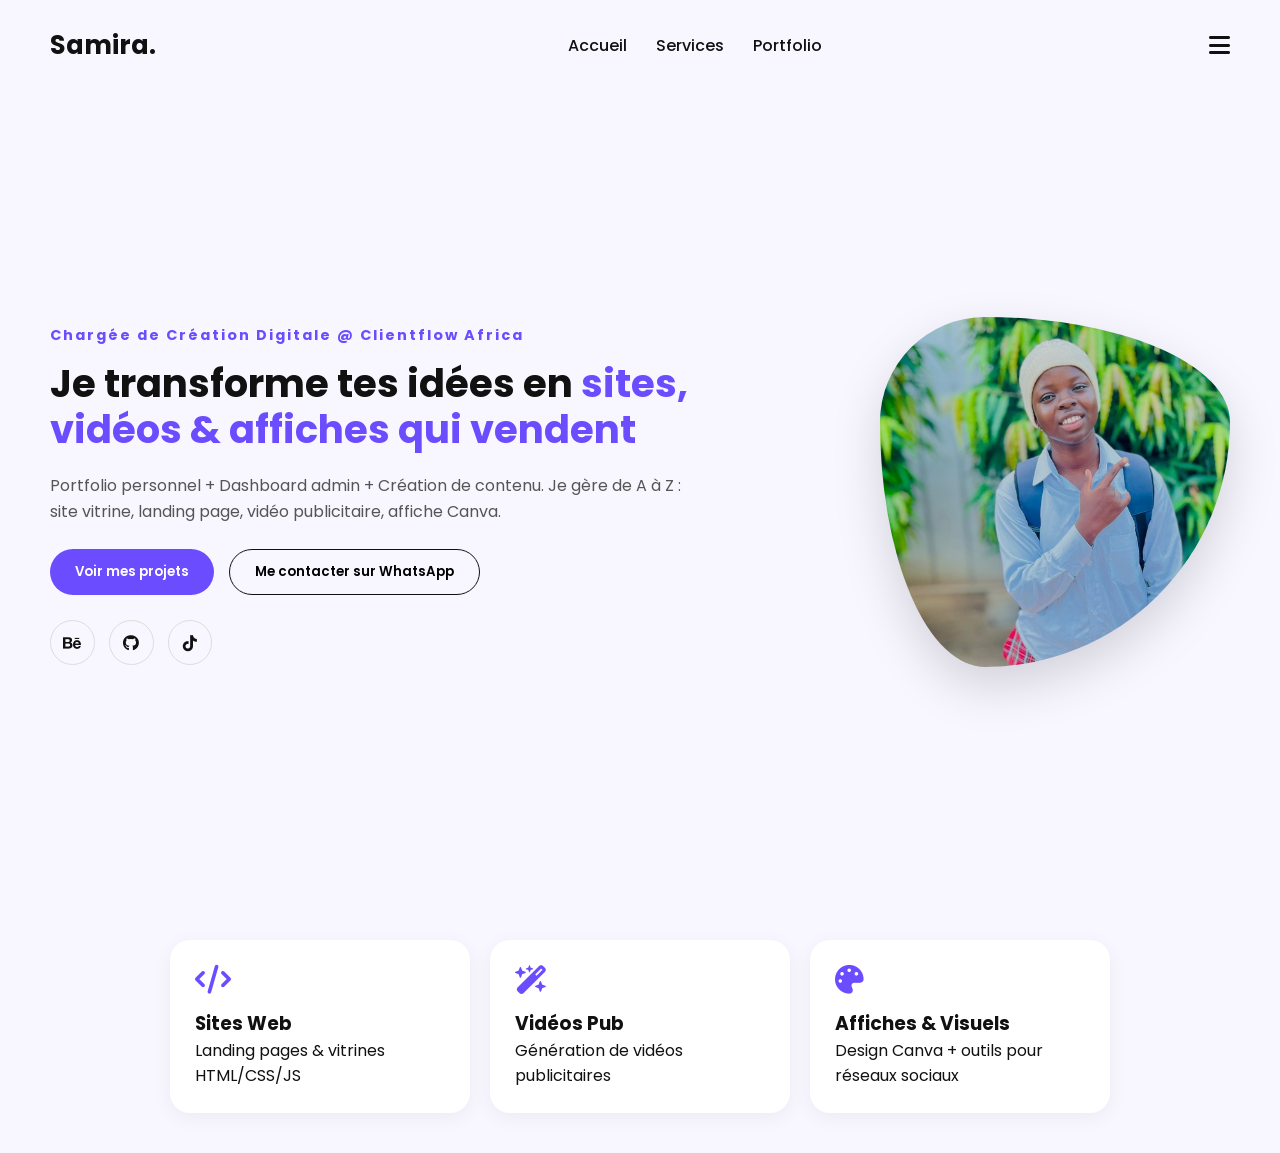
<file: index.html>
<!DOCTYPE html>
<html lang="fr">
<head>
    <meta charset="UTF-8">
    <meta name="viewport" content="width=device-width, initial-scale=1.0">
    <title>Phénix - Création Digitale & IA</title>
    <link rel="stylesheet" href="style.css">
    <link rel="stylesheet" href="https://cdnjs.cloudflare.com/ajax/libs/font-awesome/6.5.1/css/all.min.css">
</head>
<body>
    <nav>
        <div class="logo">Samira.</div>
        <div class="links">
            <a href="#home">Accueil</a>
            <a href="#work">Services</a>
            <a href="#projects">Portfolio</a>
        </div>
        <i class="fa-solid fa-bars hamburg" onclick="hamburg()"></i>
        <div class="dropdown">
            <a href="#home">Accueil</a>
            <a href="#work">Services</a>
            <a href="#projects">Portfolio</a>
            <i class="fa-solid fa-xmark cancel" onclick="cancel()"></i>
        </div>
    </nav>

    <section id="home" class="hero">
        <div class="hero-text">
            <h4>Chargée de Création Digitale @ Clientflow Africa</h4>
            <h1>Je transforme tes idées en <span>sites, vidéos & affiches qui vendent</span></h1>
            <p>Portfolio personnel + Dashboard admin + Création de contenu. Je gère de A à Z : site vitrine, landing page, vidéo publicitaire, affiche Canva.</p>
            <div class="btns">
                <button class="primary">Voir mes projets</button>
                <button class="secondary">Me contacter sur WhatsApp</button>
            </div>
            <div class="social-links">
                <i class="fa-brands fa-behance"></i>
                <i class="fa-brands fa-github"></i>
                <i class="fa-brands fa-tiktok"></i>
            </div>
        </div>
        <div class="hero-img">
            <img src="mirat.jpg" alt="">
        </div>
    </section>

    <section id="work" class="services">
        <div class="service"><i class="fa-solid fa-code"></i><h3>Sites Web</h3><p>Landing pages & vitrines HTML/CSS/JS</p></div>
        <div class="service"><i class="fa-solid fa-wand-magic-sparkles"></i><h3>Vidéos Pub </h3><p>Génération de vidéos publicitaires </p></div>
        <div class="service"><i class="fa-solid fa-palette"></i><h3>Affiches & Visuels</h3><p>Design Canva + outils pour réseaux sociaux</p></div>
    </section>
    <script>
        function hamburg(){
            document.querySelector(".dropdown").style.transform = "translateY(0%)"
        }
        function cancel(){
            document.querySelector(".dropdown").style.transform = "translateY(-100%)"
        }
    </script>
</body>
</html>
</file>
<file: style.css>
@import url('https://fonts.googleapis.com/css2?family=Poppins:wght@300;500;700&display=swap');

*{
    margin:0;
    padding:0;
    box-sizing:border-box;
    font-family:'Poppins',sans-serif;
}

body{
    background:#f8f7ff;
    color:#111;
    overflow-x:hidden;
}

nav{
    height:10vh;
    display:flex;
    justify-content:space-between;
    align-items:center;
    padding:0 50px;
}

.logo{
    font-size:1.6rem;
    font-weight:700;
}

.links a{
    text-decoration:none;
    color:#111;
    margin-left:25px;
    font-weight:500;
    transition:0.3s;
}

.links a:hover{
    color:#6c4cff;
}

.hamburg,.cancel{
    display:none;
    font-size:1.5rem;
    cursor:pointer;
}

.dropdown{
    position:absolute;
    top:0;
    left:0;
    background:white;
    width:100%;
    height:100vh;
    display:flex;
    flex-direction:column;
    justify-content:center;
    align-items:center;
    gap:30px;
    transform:translateY(-100%);
    transition:0.4s ease;
    z-index:100;
}

.dropdown a{
    text-decoration:none;
    color:#111;
    font-size:1.5rem;
}

/* HERO */
.hero{
    display:flex;
    justify-content:space-between;
    align-items:center;
    padding:50px;
    min-height:90vh;
}

.hero-text{
    width:55%;
}

.hero-text h4{
    color:#6c4cff;
    letter-spacing:2px;
    font-size:0.9rem;
    margin-bottom:15px;
}

.hero-text h1{
    font-size: clamp(1.8rem, 3vw, 3rem);
    line-height:1.2;
}

.hero-text h1 span{
    color:#6c4cff;
}

.hero-text p{
    margin:20px 0;
    color:#555;
    font-size:1rem;
    line-height:1.6;
}

.btns{
    display:flex;
    gap:15px;
    margin:25px 0;
}

.primary{
    background:#6c4cff;
    color:white;
    border:none;
    padding:12px 25px;
    border-radius:30px;
    font-weight:600;
    cursor:pointer;
    transition:0.3s;
}

.secondary{
    background:transparent;
    border:1.5px solid #111;
    padding:12px 25px;
    border-radius:30px;
    font-weight:600;
    cursor:pointer;
    transition:0.3s;
}

.primary:hover{
    scale:1.05;
    box-shadow:0 10px 30px rgba(108,76,255,0.4);
}

.social-links i{
    width:2.8rem;
    height:2.8rem;
    border:1px solid #ddd;
    border-radius:50%;
    display:inline-flex;
    justify-content:center;
    align-items:center;
    margin-right:10px;
    cursor:pointer;
    transition:0.3s;
}

.social-links i:hover{
    background:#111;
    color:white;
    scale:1.1;
}

.hero-img img{
    width:350px;
    height:350px;
    object-fit:cover;
    border-radius:30% 70% 70% 30% / 30% 30% 70% 70%;
    box-shadow:0 20px 50px rgba(0,0,0,0.15);
}

/* SERVICES */
.services{
    display:flex;
    justify-content:center;
    gap:20px;
    padding:40px 50px;
    flex-wrap:wrap;
}

.service{
    background:white;
    padding:25px;
    border-radius:20px;
    width:300px;
    box-shadow:0 5px 20px rgba(0,0,0,0.05);
    transition:0.3s;
}

.service i{
    font-size:1.8rem;
    color:#6c4cff;
    margin-bottom:15px;
}

.service:hover{
    transform:translateY(-10px);
}

@media (max-width:884px){
    nav .links{display:none}
    .hamburg,.cancel{display:block}
    .hero{
        flex-direction:column-reverse;
        text-align:center;
        padding:20px;
    }
    .hero-text{width:90%}
    .btns{justify-content:center}
    .hero-img img{width:280px;height:280px;margin-bottom:20px}
}
</file>
<file: Mirat/mirat.css>
@import url('https://fonts.googleapis.com/css2?family=Poppins:wght@300;500;700&display=swap');

*{
    margin:0;
    padding:0;
    box-sizing:border-box;
    font-family:'Poppins',sans-serif;
}

body{
    background:#f8f7ff;
    color:#111;
    overflow-x:hidden;
}

nav{
    height:10vh;
    display:flex;
    justify-content:space-between;
    align-items:center;
    padding:0 50px;
}

.logo{
    font-size:1.6rem;
    font-weight:700;
}

.links a{
    text-decoration:none;
    color:#111;
    margin-left:25px;
    font-weight:500;
    transition:0.3s;
}

.links a:hover{
    color:#6c4cff;
}

.hamburg,.cancel{
    display:none;
    font-size:1.5rem;
    cursor:pointer;
}

.dropdown{
    position:absolute;
    top:0;
    left:0;
    background:white;
    width:100%;
    height:100vh;
    display:flex;
    flex-direction:column;
    justify-content:center;
    align-items:center;
    gap:30px;
    transform:translateY(-100%);
    transition:0.4s ease;
    z-index:100;
}

.dropdown a{
    text-decoration:none;
    color:#111;
    font-size:1.5rem;
}

/* HERO */
.hero{
    display:flex;
    justify-content:space-between;
    align-items:center;
    padding:50px;
    min-height:90vh;
}

.hero-text{
    width:55%;
}

.hero-text h4{
    color:#6c4cff;
    letter-spacing:2px;
    font-size:0.9rem;
    margin-bottom:15px;
}

.hero-text h1{
    font-size: clamp(1.8rem, 3vw, 3rem);
    line-height:1.2;
}

.hero-text h1 span{
    color:#6c4cff;
}

.hero-text p{
    margin:20px 0;
    color:#555;
    font-size:1rem;
    line-height:1.6;
}

.btns{
    display:flex;
    gap:15px;
    margin:25px 0;
}

.primary{
    background:#6c4cff;
    color:white;
    border:none;
    padding:12px 25px;
    border-radius:30px;
    font-weight:600;
    cursor:pointer;
    transition:0.3s;
}

.secondary{
    background:transparent;
    border:1.5px solid #111;
    padding:12px 25px;
    border-radius:30px;
    font-weight:600;
    cursor:pointer;
    transition:0.3s;
}

.primary:hover{
    scale:1.05;
    box-shadow:0 10px 30px rgba(108,76,255,0.4);
}

.social-links i{
    width:2.8rem;
    height:2.8rem;
    border:1px solid #ddd;
    border-radius:50%;
    display:inline-flex;
    justify-content:center;
    align-items:center;
    margin-right:10px;
    cursor:pointer;
    transition:0.3s;
}

.social-links i:hover{
    background:#111;
    color:white;
    scale:1.1;
}

.hero-img img{
    width:350px;
    height:350px;
    object-fit:cover;
    border-radius:30% 70% 70% 30% / 30% 30% 70% 70%;
    box-shadow:0 20px 50px rgba(0,0,0,0.15);
}

/* SERVICES */
.services{
    display:flex;
    justify-content:center;
    gap:20px;
    padding:40px 50px;
    flex-wrap:wrap;
}

.service{
    background:white;
    padding:25px;
    border-radius:20px;
    width:300px;
    box-shadow:0 5px 20px rgba(0,0,0,0.05);
    transition:0.3s;
}

.service i{
    font-size:1.8rem;
    color:#6c4cff;
    margin-bottom:15px;
}

.service:hover{
    transform:translateY(-10px);
}

@media (max-width:884px){
    nav .links{display:none}
    .hamburg,.cancel{display:block}
    .hero{
        flex-direction:column-reverse;
        text-align:center;
        padding:20px;
    }
    .hero-text{width:90%}
    .btns{justify-content:center}
    .hero-img img{width:280px;height:280px;margin-bottom:20px}
}
</file>
